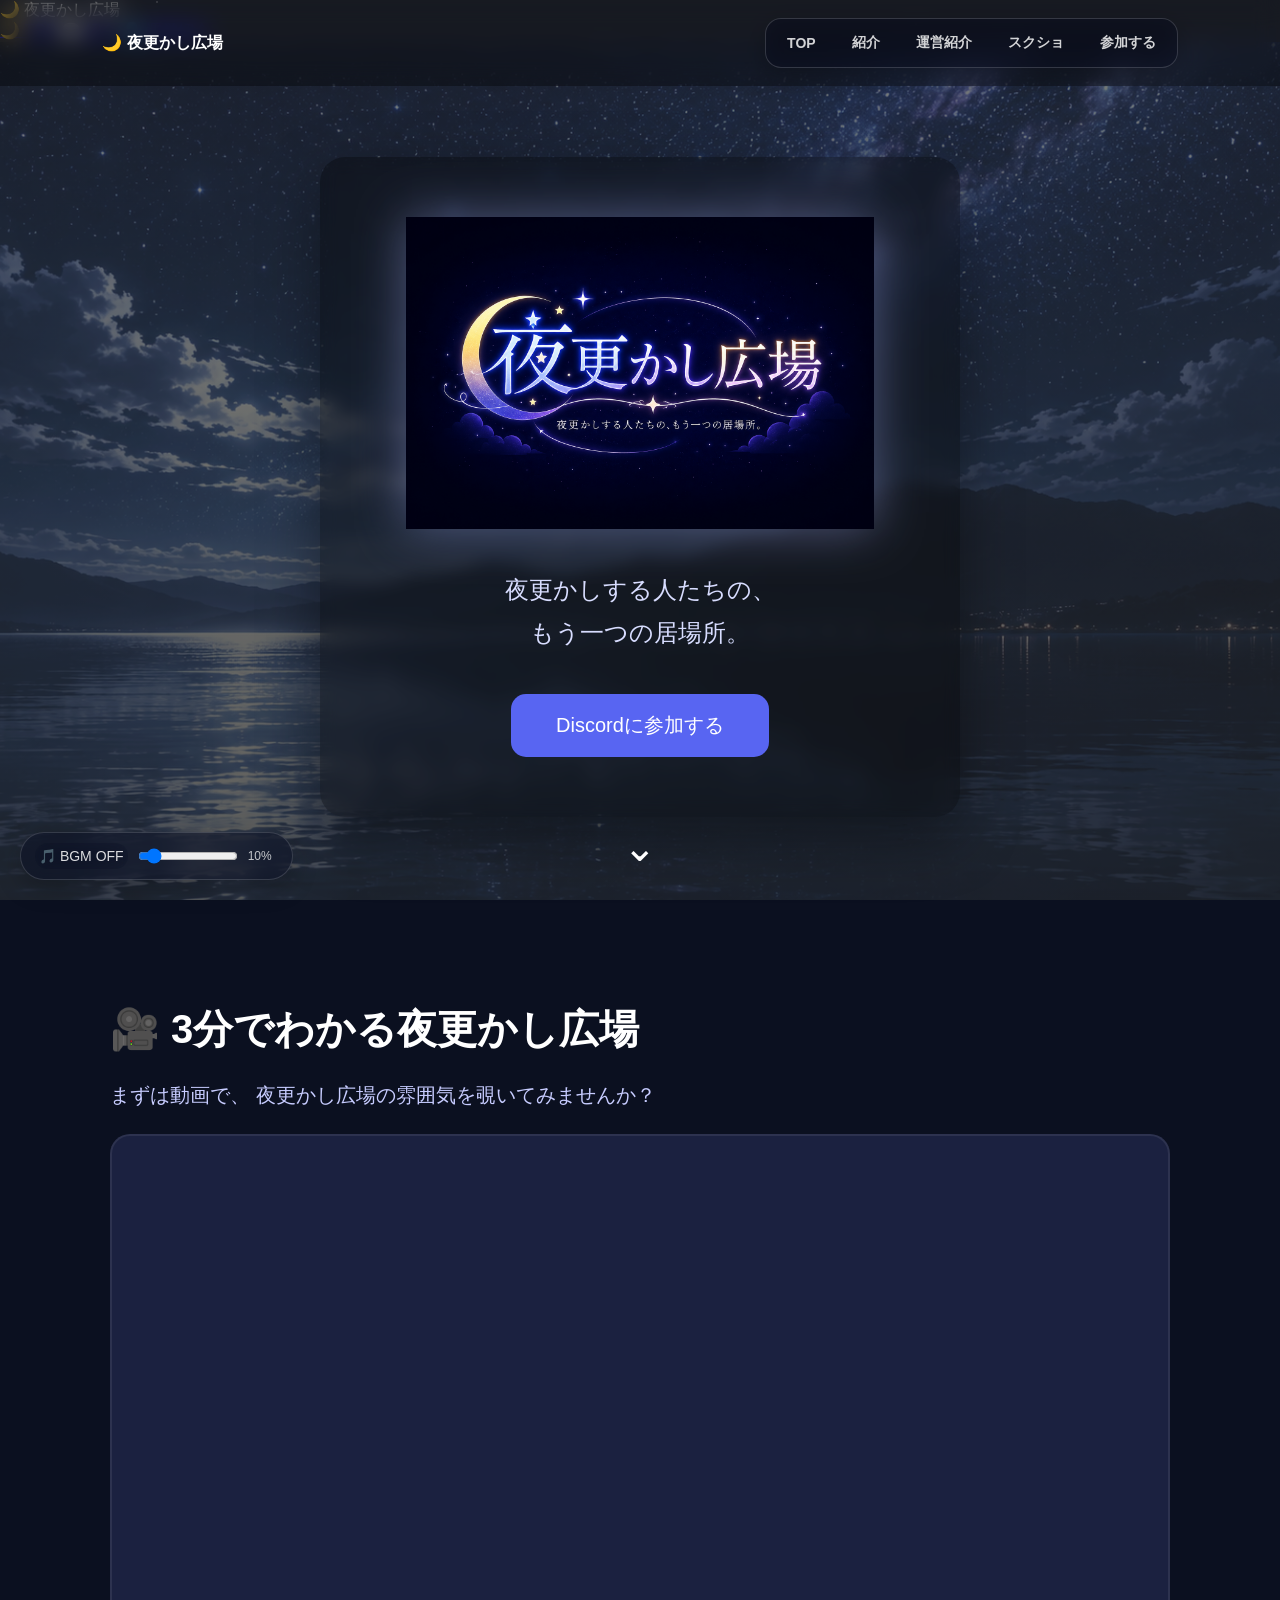
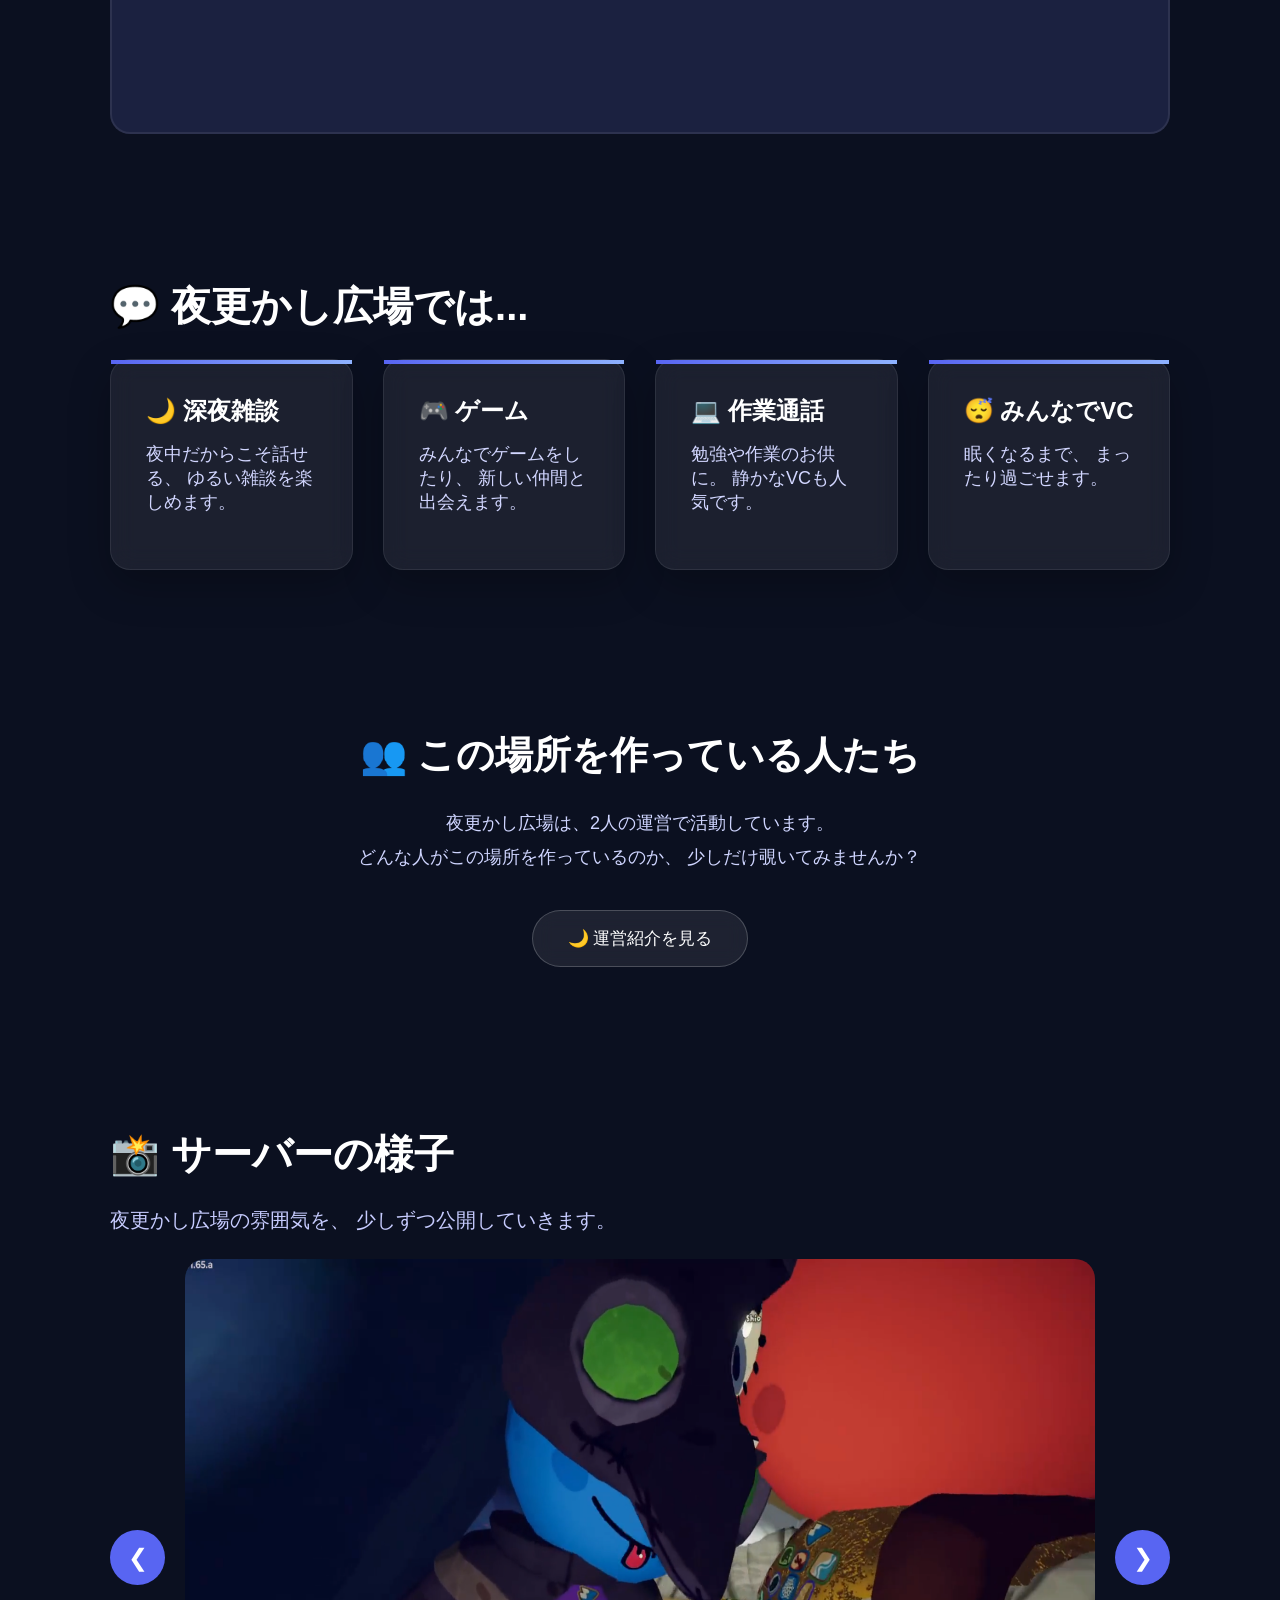
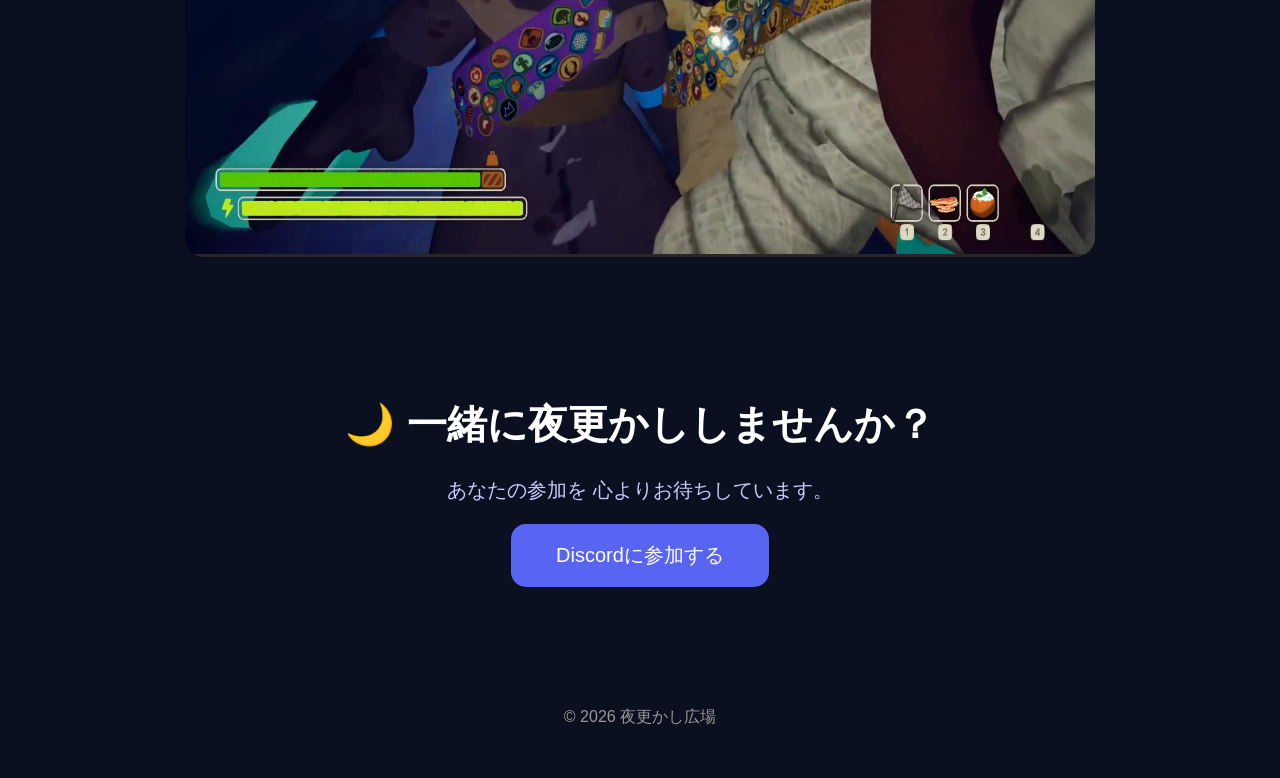
<file: index.html>
<!DOCTYPE html>
<html lang="ja">

<head>

<meta charset="UTF-8">

<meta name="viewport"
content="width=device-width, initial-scale=1.0">

<title>夜更かし広場</title>

<link rel="stylesheet"
href="style.css">

<link rel="manifest" href="manifest.json">

<meta name="theme-color" content="#050816">

<meta
    name="apple-mobile-web-app-capable"
    content="yes">

<meta
    name="apple-mobile-web-app-status-bar-style"
    content="black-translucent">

<meta
    name="apple-mobile-web-app-title"
    content="夜更かし広場">

</head>

<body>
<!-- ==================== -->
<!-- 時間帯背景レイヤー -->
<!-- ==================== -->

<div id="time-overlay"></div>


<!-- ==================== -->
<!-- 流れ星 -->
<!-- ==================== -->

<div id="shooting-stars"></div>

<!-- ==================== -->
<!-- BGM -->
<!-- ==================== -->

<audio
id="bgm"
src="bgm.mp3"
loop>
</audio>

<div id="stars"></div>

<nav class="navbar">

<div class="nav-logo">

<a href="index.html">

🌙 夜更かし広場

</a>

</div>

<div class="nav-links">

<a href="index.html">TOP</a>

<a href="index.html#about">紹介</a>

<a href="members.html">運営紹介</a>

<a href="index.html#gallery">スクショ</a>

<a
href="https://discord.gg/yRgxJqgdkh"
target="_blank">

参加する

</a>

</div>

<button
    class="mobile-nav-button"
    id="mobile-nav-button"
    aria-label="メニューを開く"
    aria-expanded="false">

    ☰

</button>

</nav>
 <div class="mobile-menu-title">

            🌙 夜更かし広場

        </div>


        <nav class="mobile-menu-links">

            <a href="index.html">

                🌙 TOP

            </a>


            <a href="#about">

                💬 紹介

            </a>


            <a href="members.html">

                👤 運営紹介

            </a>

        </nav>

    </div>

</div>

<header class="hero">

<div class="overlay">

<img
src="images/logo.png"
class="logo"
alt="夜更かし広場">

<p>

夜更かしする人たちの、

<br>

もう一つの居場所。

</p>

<a
class="join-button"
href="https://discord.gg/wEc4ZxmVEz"
target="_blank">

Discordに参加する

</a>

</div>

<div class="scroll-down">

⌄

</div>
</header>

<section
id="about"
class="intro reveal">

<h2>🎥 3分でわかる夜更かし広場</h2>

<p>
まずは動画で、
夜更かし広場の雰囲気を覗いてみませんか？
</p>

<div class="video">

<iframe
width="100%"
height="100%"
src="https://www.youtube.com/embed/DjVrPNLemB0?si=hSZZNlBlWncDFGAT"
title="YouTube video player"
frameborder="0"
allow="accelerometer; autoplay; clipboard-write; encrypted-media; gyroscope; picture-in-picture; web-share"
referrerpolicy="strict-origin-when-cross-origin"
allowfullscreen>

</iframe>

</div>

</section>

<section class="features reveal">

<h2>💬 夜更かし広場では...</h2>

<div class="card-grid">

<div class="card">
<h3>🌙 深夜雑談</h3>
<p>
夜中だからこそ話せる、
ゆるい雑談を楽しめます。
</p>
</div>

<div class="card">
<h3>🎮 ゲーム</h3>
<p>
みんなでゲームをしたり、
新しい仲間と出会えます。
</p>
</div>

<div class="card">
<h3>💻 作業通話</h3>
<p>
勉強や作業のお供に。
静かなVCも人気です。
</p>
</div>

<div class="card">
<h3>😴 みんなでVC</h3>
<p>
眠くなるまで、
まったり過ごせます。
</p>
</div>

</div>

</section>

<!-- ==================== -->
<!-- 運営紹介への案内 -->
<!-- ==================== -->

<section class="about-owners reveal" id="about">

<h2>👥 この場所を作っている人たち</h2>

<p>

夜更かし広場は、2人の運営で活動しています。

<br>

どんな人がこの場所を作っているのか、
少しだけ覗いてみませんか？

</p>

<a
href="members.html"
class="owners-button">

🌙 運営紹介を見る

</a>

</section>

<section
id="gallery"
class="gallery reveal">
<h2>📸 サーバーの様子</h2>

<p>

夜更かし広場の雰囲気を、
少しずつ公開していきます。

</p>

<div class="carousel">

<button class="arrow left">

❮

</button>

<div class="carousel-track">

<img src="images/PEAK1.png">

<img src="images/PEAK2.png">

<img src="images/PEAK3.png">

</div>

<button class="arrow right">

❯

</button>

</div>

</section>
<section class="join reveal">

<h2>

🌙 一緒に夜更かししませんか？

</h2>

<p>

あなたの参加を

心よりお待ちしています。

</p>

<a
class="join-button"
href="https://discord.gg/wEc4ZxmVEz"
target="_blank">

Discordに参加する

</a>

</section>

<button id="topButton">

↑

</button>
<footer>

© 2026 夜更かし広場

</footer>

<script src="script.js"></script>

<!-- ==================== -->
<!-- BGMコントロール -->
<!-- ==================== -->

<div class="bgm-control">

<button
id="bgm-toggle"
class="bgm-toggle">

🎵 BGM OFF

</button>

<input
type="range"
id="bgm-volume"
class="bgm-volume"
min="0"
max="1"
step="0.01"
value="0.1">

<span
id="bgm-volume-text"
class="bgm-volume-text">

10%

</span>

</div>
</body>

</html>
</file>
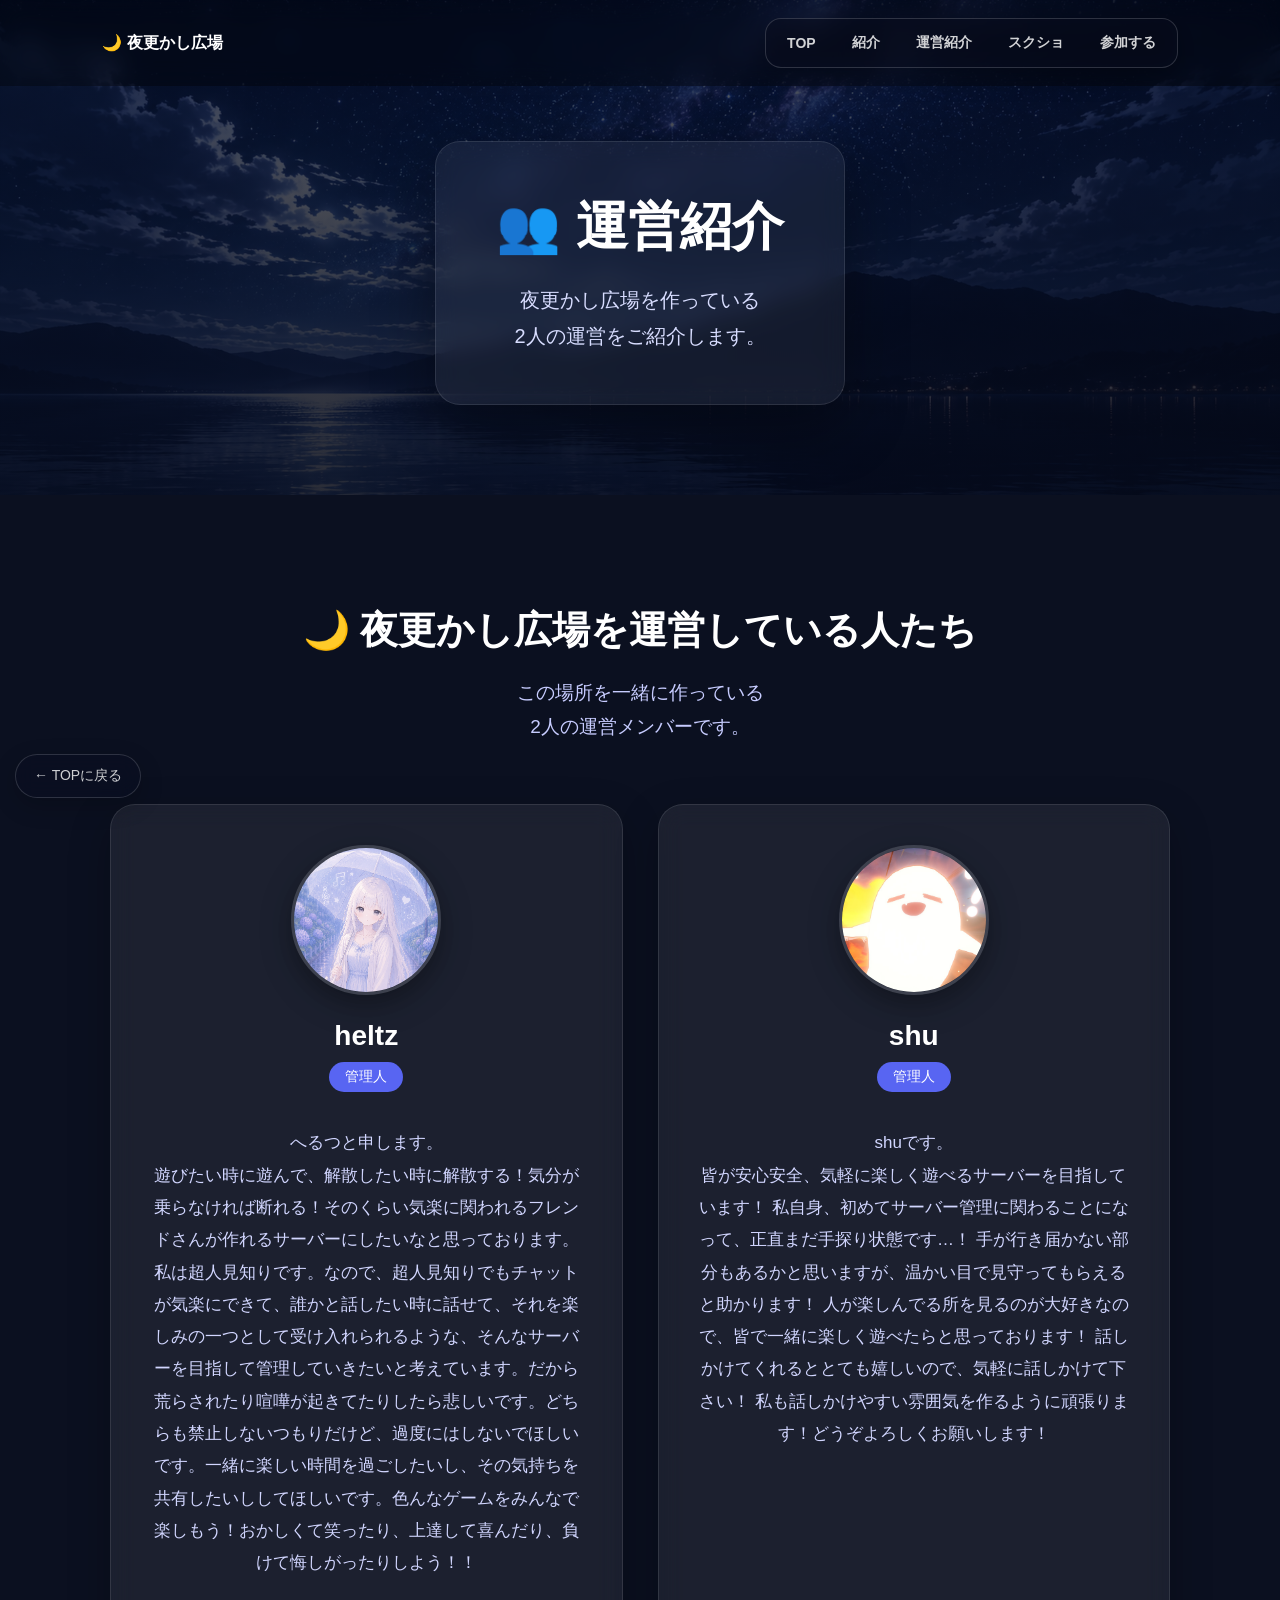
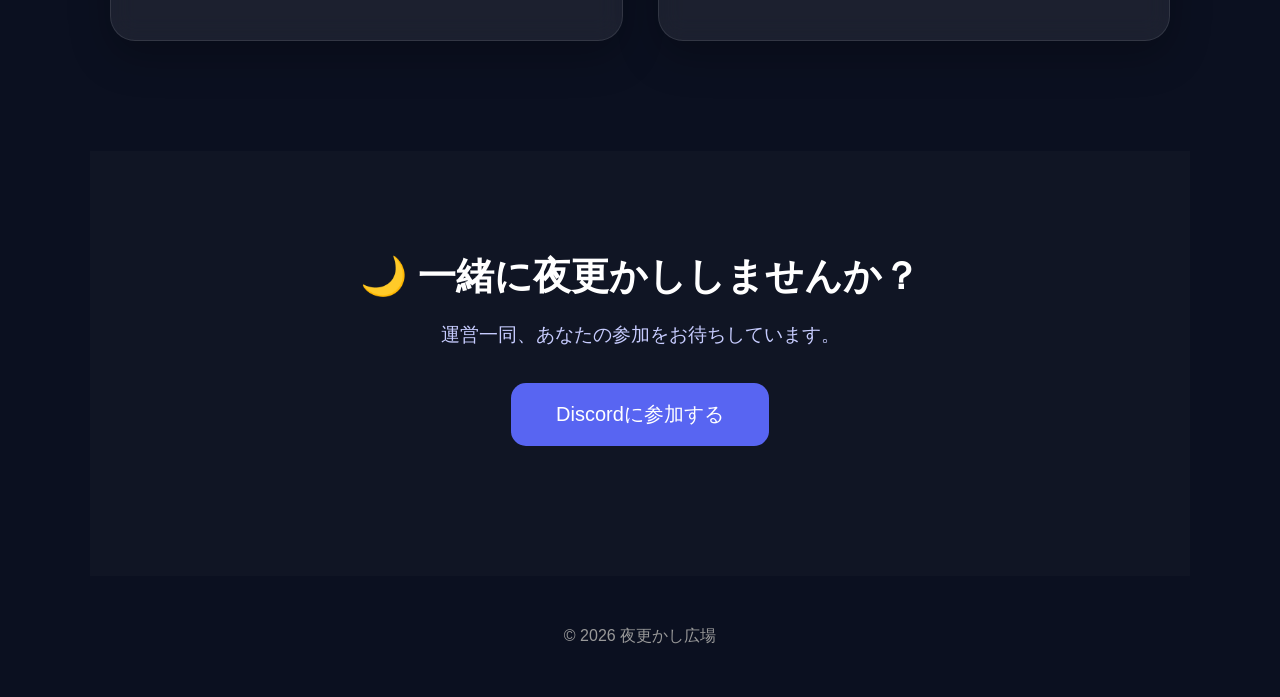
<file: members.html>
<!DOCTYPE html>
<html lang="ja">

<head>

<meta charset="UTF-8">

<meta name="viewport"
content="width=device-width, initial-scale=1.0">

<title>運営紹介｜夜更かし広場</title>

<link rel="stylesheet"
href="style.css">

</head>

<body>

<!-- ==================== -->
<!-- 時間帯背景レイヤー -->
<!-- ==================== -->

<div id="time-overlay"></div>

<!-- ==================== -->
<!-- ナビゲーション -->
<!-- ==================== -->

<nav class="navbar">

<div class="nav-logo">

<a href="index.html">

🌙 夜更かし広場

</a>

</div>

<div class="nav-links">

<a href="index.html">TOP</a>

<a href="index.html#about">紹介</a>

<a href="members.html">運営紹介</a>

<a href="index.html#gallery">スクショ</a>

<a
href="https://discord.gg/ここを書き換える"
target="_blank">

参加する

</a>

</div>

<button
    class="mobile-nav-button"
    id="mobile-nav-button"
    aria-label="メニューを開く"
    aria-expanded="false">

    ☰

</button>

</nav>


<!-- ==================== -->
<!-- ヘッダー -->
<!-- ==================== -->

<header class="subpage-hero">

<div class="subpage-content">

<h1>👥 運営紹介</h1>

<p>

夜更かし広場を作っている<br>

2人の運営をご紹介します。

</p>

</div>

</header>


<!-- ==================== -->
<!-- 運営紹介 -->
<!-- ==================== -->

<main>

<section class="members-section">

<h2>🌙 夜更かし広場を運営している人たち</h2>

<p class="section-description">

この場所を一緒に作っている<br>
2人の運営メンバーです。

</p>


<div class="member-grid">


<!-- ==================== -->
<!-- 運営① -->
<!-- ==================== -->

<div class="member-card">

<div class="member-image">

<img
src="images/member1.png"
alt="運営メンバー1">

</div>

<h3>heltz</h3>

<span class="member-role">
管理人
</span>

<p>

へるつと申します。<br>
遊びたい時に遊んで、解散したい時に解散する！気分が乗らなければ断れる！そのくらい気楽に関われるフレンドさんが作れるサーバーにしたいなと思っております。私は超人見知りです。なので、超人見知りでもチャットが気楽にできて、誰かと話したい時に話せて、それを楽しみの一つとして受け入れられるような、そんなサーバーを目指して管理していきたいと考えています。だから荒らされたり喧嘩が起きてたりしたら悲しいです。どちらも禁止しないつもりだけど、過度にはしないでほしいです。一緒に楽しい時間を過ごしたいし、その気持ちを共有したいししてほしいです。色んなゲームをみんなで楽しもう！おかしくて笑ったり、上達して喜んだり、負けて悔しがったりしよう！！

</p>

</div>


<!-- ==================== -->
<!-- 運営② -->
<!-- ==================== -->

<div class="member-card">

<div class="member-image">

<img
src="images/member2.png"
alt="運営メンバー2">

</div>

<h3>shu</h3>

<span class="member-role">
管理人
</span>

<p>

shuです。<br>
皆が安心安全、気軽に楽しく遊べるサーバーを目指しています！
私自身、初めてサーバー管理に関わることになって、正直まだ手探り状態です…！
手が行き届かない部分もあるかと思いますが、温かい目で見守ってもらえると助かります！
人が楽しんでる所を見るのが大好きなので、皆で一緒に楽しく遊べたらと思っております！
話しかけてくれるととても嬉しいので、気軽に話しかけて下さい！
私も話しかけやすい雰囲気を作るように頑張ります！どうぞよろしくお願いします！

</p>

</div>


</div>

</section>


<!-- ==================== -->
<!-- 最後の参加セクション -->
<!-- ==================== -->

<section class="member-join">

<h2>

🌙 一緒に夜更かししませんか？

</h2>

<p>

運営一同、あなたの参加をお待ちしています。

</p>

<a
class="join-button"
href="https://discord.gg/ここを書き換える"
target="_blank">

Discordに参加する

</a>

</section>

</main>


<!-- ==================== -->
<!-- フッター -->
<!-- ==================== -->

<footer>

© 2026 夜更かし広場

</footer>

<!-- ==================== -->
<!-- 固定戻るボタン -->
<!-- ==================== -->

<a
href="index.html"
class="back-home-button">

← TOPに戻る

</a>
<script src="script.js"></script>
</body>

</html>
</file>
<file: style.css>
*{
margin:0;
padding:0;
box-sizing:border-box;
}

html{

scroll-behavior:smooth;

}

body{

font-family:
"Yu Gothic UI",
sans-serif;

background:

#0b1020;

color:white;

overflow-x:hidden;

}

/* ---------- */

.hero{

height:100vh;

display:flex;

justify-content:center;

align-items:center;

text-align:center;

background-image:

linear-gradient(

rgba(0,0,0,.55),

rgba(0,0,0,.7)

),

url("images/hero.jpg");

background-size:cover;

background-position:center;

background-attachment:fixed;

}

/* ---------- */

.overlay{

backdrop-filter:blur(8px);

background:

rgba(0,0,0,.35);

padding:60px;

border-radius:25px;

box-shadow:

0 20px 60px rgba(0,0,0,.4);

}

/* ---------- */

h1{

font-size:70px;

margin-bottom:20px;

}

.hero p{

font-size:24px;

line-height:1.8;

color:#d8ddff;

margin-bottom:40px;

}

/* ---------- */

.join-button{

display:inline-block;

padding:

18px 45px;

background:#5865F2;

border-radius:15px;

color:white;

text-decoration:none;

font-size:20px;

transition:.3s;

}

.join-button:hover{

background:#7380ff;

transform:

translateY(-5px);

}

/* ---------- */

section{

max-width:1100px;

margin:auto;

padding:120px 20px;

}

section h2{

font-size:40px;

margin-bottom:20px;

}

section p{

font-size:20px;

color:#c7ccff;

margin-bottom:40px;

}

/* ---------- */

.video{

aspect-ratio:16/9;

border-radius:20px;

background:#1b2140;

border:2px solid

rgba(255,255,255,.08);

}

/* ---------- */

@media(max-width:768px){

h1{

font-size:42px;

}

.hero p{

font-size:18px;

}

.overlay{

padding:35px;

margin:20px;

}

section h2{

font-size:30px;

}

}

/* -------------------- */
/* YouTube */

.video iframe{

width:100%;

height:100%;

border:none;

border-radius:20px;

}

/* -------------------- */
/* スクロール表示 */

.reveal{

opacity:0;

transform:translateY(60px);

transition:1s;

}

.reveal.active{

opacity:1;

transform:translateY(0);

}

/* -------------------- */
/* 星空 */

#stars{

position:fixed;

top:0;

left:0;

width:100%;

height:100%;

pointer-events:none;

overflow:hidden;

z-index:-1;

}

.star{

position:absolute;

width:2px;

height:2px;

background:white;

border-radius:50%;

animation:twinkle linear infinite;

opacity:.6;

}

@keyframes twinkle{

0%{

transform:translateY(0);

opacity:.3;

}

50%{

opacity:1;

}

100%{

transform:translateY(-120px);

opacity:.3;

}

}

/* ---------------- */

.logo{

width:520px;

max-width:90%;

margin-bottom:35px;

filter:drop-shadow(0 0 25px rgba(170,180,255,.4));

}

/* ---------------- */

.card-grid{

display:grid;

grid-template-columns:

repeat(auto-fit,minmax(240px,1fr));

gap:30px;

}

.card{

background:rgba(255,255,255,.07);

backdrop-filter:blur(12px);

padding:35px;

border-radius:20px;

transition:.35s;

border:1px solid rgba(255,255,255,.08);

}

.card:hover{

transform:translateY(-8px);

background:rgba(255,255,255,.11);

}

.card h3{

margin-bottom:15px;

font-size:24px;

}

.card p{

font-size:18px;

color:#d2d6ff;

}

/* ---------------- */

.gallery-grid{

display:grid;

grid-template-columns:

repeat(2,1fr);

gap:25px;

}

.gallery-grid img{

width:100%;

border-radius:20px;

cursor:pointer;

transition:.3s;

}

.gallery-grid img:hover{

transform:scale(1.03);

}

/* ---------------- */

.join{

text-align:center;

}

.join h2{

margin-bottom:25px;

}

footer{

padding:50px;

text-align:center;

color:#999;

}

/* ---------------- */

@media(max-width:768px){

.hero{

background-attachment:scroll;

}

.logo{

width:300px;

}

.gallery-grid{

grid-template-columns:1fr;

}

.card-grid{

grid-template-columns:1fr;

}

.join-button{

display:block;

width:100%;

}

}

.gallery-placeholder{

height:260px;

border:2px dashed rgba(255,255,255,.2);

border-radius:20px;

display:flex;

flex-direction:column;

justify-content:center;

align-items:center;

text-align:center;

background:rgba(255,255,255,.04);

backdrop-filter:blur(8px);

transition:.3s;

}

.gallery-placeholder:hover{

background:rgba(255,255,255,.07);

transform:translateY(-5px);

}

.gallery-placeholder span{

font-size:60px;

margin-bottom:15px;

}

.gallery-placeholder h3{

margin-bottom:10px;

font-size:24px;

}

.gallery-placeholder p{

color:#cfd6ff;

line-height:1.6;

}

/* ---------------- */

.carousel{

display:flex;

align-items:center;

gap:20px;

margin-top:40px;

}

.carousel-track{

overflow-x:auto;

    overflow-y:hidden;

display:flex;

flex:1;

    scroll-behavior:smooth;

    scrollbar-width:none;

    -ms-overflow-style:none;

    scroll-snap-type:
    x mandatory;

}


.carousel-track::-webkit-scrollbar{

    display:none;

}


.carousel-track img{

    flex:
    0 0 100%;

    width:100%;

    min-width:100%;

    scroll-snap-align:start;

    border-radius:20px;

}

.carousel-track img:hover{

transform:scale(1.02);

}

.arrow{

background:#5865F2;

border:none;

width:55px;

height:55px;

border-radius:50%;

font-size:24px;

color:white;

cursor:pointer;

transition:.3s;

}

.arrow:hover{

background:#7480ff;

}

/* ---------------- */

.modal{

position:fixed;

top:0;

left:0;

width:100%;

height:100%;

background:rgba(0,0,0,.85);

display:flex;

justify-content:center;

align-items:center;

z-index:999;

opacity:0;

pointer-events:none;

transition:.3s;

}

.modal.active{

opacity:1;

pointer-events:auto;

}

.modal img{

max-width:90%;

max-height:90%;

border-radius:20px;

}


/* ---------- */

.navbar{

position:fixed;

top:0;

left:0;

width:100%;

display:flex;

justify-content:space-between;

align-items:center;

padding:18px 8%;

background:rgba(0,0,0,.35);

backdrop-filter:blur(12px);

z-index:999;

}

.nav-links{

display:flex;

gap:25px;

}

.nav-links a{

color:white;

text-decoration:none;

transition:.3s;

}

.nav-links a:hover{

color:#8ea4ff;

}

/* ---------- */

.scroll-down{

position:absolute;

bottom:30px;

left:50%;

transform:translateX(-50%);

font-size:40px;

animation:bounce 2s infinite;

}

@keyframes bounce{

0%,100%{

transform:

translate(-50%,0);

}

50%{

transform:

translate(-50%,12px);

}

}

/* ---------- */

#topButton{

position:fixed;

right:25px;

bottom:25px;

width:60px;

height:60px;

border:none;

border-radius:50%;

background:#5865F2;

color:white;

font-size:22px;

cursor:pointer;

display:none;

z-index:999;

box-shadow:0 10px 30px rgba(0,0,0,.4);

}

#topButton:hover{

background:#7480ff;

}

/* ---------- */

.card{

box-shadow:

0 15px 40px rgba(0,0,0,.25);

}

/* ---------- */

.card::before{

content:"";

position:absolute;

top:0;

left:0;

width:100%;

height:4px;

background:

linear-gradient(

90deg,

#5865F2,

#8eb2ff

);

}

/* ---------- */

@media(max-width:768px){

.nav-links{

display:none;

}

}

/* ================================= */
/* Ver.2.0 運営紹介ページ */
/* ================================= */


/* ---------- */
/* サブページのヒーロー */
/* ---------- */

.subpage-hero{

min-height:55vh;

display:flex;

justify-content:center;

align-items:center;

text-align:center;

padding:120px 20px 70px;

background:

linear-gradient(

rgba(5,8,20,.65),

rgba(5,8,20,.85)

),

url("images/hero.jpg");

background-size:cover;

background-position:center;

}

.subpage-content{

background:

rgba(255,255,255,.06);

backdrop-filter:blur(12px);

-webkit-backdrop-filter:blur(12px);

padding:50px 60px;

border-radius:25px;

border:1px solid

rgba(255,255,255,.1);

box-shadow:

0 20px 60px

rgba(0,0,0,.35);

}

.subpage-content h1{

font-size:52px;

margin-bottom:20px;

}

.subpage-content p{

font-size:20px;

line-height:1.8;

color:#d8ddff;

}


/* ---------- */
/* ナビゲーションのロゴ */
/* ---------- */

.nav-logo a{

color:white;

text-decoration:none;

font-weight:bold;

}


/* ---------- */
/* 運営セクション */
/* ---------- */

.members-section{

max-width:1100px;

margin:auto;

padding:110px 20px;

text-align:center;

}

.members-section h2{

font-size:38px;

margin-bottom:20px;

}

.section-description{

font-size:19px;

color:#c7ccff;

line-height:1.8;

margin-bottom:60px;

}


/* ---------- */
/* 運営カード */
/* ---------- */

.member-grid{

display:grid;

grid-template-columns:

repeat(2,1fr);

gap:35px;

}


/* ---------- */
/* 個別カード */
/* ---------- */

.member-card{

position:relative;

background:

rgba(255,255,255,.07);

backdrop-filter:blur(12px);

-webkit-backdrop-filter:blur(12px);

border:1px solid

rgba(255,255,255,.1);

border-radius:25px;

padding:40px 35px;

box-shadow:

0 15px 40px

rgba(0,0,0,.25);

transition:

transform .35s,

background .35s;

}

.member-card:hover{

transform:translateY(-8px);

background:

rgba(255,255,255,.10);

}


/* ---------- */
/* 運営アイコン */
/* ---------- */

.member-image{

width:150px;

height:150px;

margin:0 auto 25px;

border-radius:50%;

overflow:hidden;

border:3px solid

rgba(255,255,255,.15);

box-shadow:

0 10px 30px

rgba(0,0,0,.35);

}

.member-image img{

width:100%;

height:100%;

object-fit:cover;

}


/* ---------- */
/* 名前 */
/* ---------- */

.member-card h3{

font-size:28px;

margin-bottom:10px;

}


/* ---------- */
/* 役職 */
/* ---------- */

.member-role{

display:inline-block;

padding:6px 16px;

border-radius:30px;

background:#5865F2;

font-size:14px;

margin-bottom:25px;

}


/* ---------- */
/* 自己紹介 */
/* ---------- */

.member-card p{

font-size:17px;

line-height:1.9;

color:#d2d6ff;

}


/* ---------- */
/* 参加セクション */
/* ---------- */

.member-join{

text-align:center;

padding:100px 20px 130px;

background:

rgba(255,255,255,.02);

}

.member-join h2{

font-size:38px;

margin-bottom:20px;

}

.member-join p{

font-size:19px;

color:#c7ccff;

margin-bottom:35px;

}


/* ---------- */
/* スマホ */
/* ---------- */

@media(max-width:768px){

.subpage-hero{

min-height:60vh;

padding:110px 20px 60px;

}

.subpage-content{

width:100%;

padding:40px 25px;

}

.subpage-content h1{

font-size:38px;

}

.subpage-content p{

font-size:17px;

}

.members-section{

padding:80px 20px;

}

.members-section h2{

font-size:30px;

}

.member-grid{

grid-template-columns:1fr;

}

.member-card{

padding:35px 25px;

}

.member-join{

padding:80px 20px 100px;

}

.member-join h2{

font-size:30px;

}

}

/* ================================= */
/* 運営紹介への案内 */
/* ================================= */

.about-owners{

max-width:900px;

margin:0 auto;

padding:100px 30px;

text-align:center;

}

.about-owners h2{

font-size:38px;

margin-bottom:25px;

}

.about-owners p{

font-size:18px;

line-height:1.9;

color:#cfd5ff;

margin-bottom:35px;

}


/* ---------- */
/* 運営紹介ボタン */
/* ---------- */

.owners-button{

display:inline-block;

padding:16px 35px;

border-radius:50px;

background:

rgba(255,255,255,.08);

border:1px solid

rgba(255,255,255,.2);

color:white;

text-decoration:none;

font-size:17px;

transition:

transform .3s,

background .3s,

box-shadow .3s;

backdrop-filter:blur(10px);

-webkit-backdrop-filter:blur(10px);

}

.owners-button:hover{

transform:translateY(-5px);

background:

rgba(88,101,242,.8);

box-shadow:

0 10px 30px

rgba(88,101,242,.3);

}


/* ---------- */
/* スマホ */
/* ---------- */

@media(max-width:768px){

.about-owners{

padding:80px 20px;

}

.about-owners h2{

font-size:30px;

}

.about-owners p{

font-size:16px;

}

.owners-button{

width:100%;

max-width:320px;

}

}

/* ================================= */
/* 画面左中央に固定する戻るボタン */
/* ================================= */

.back-home-button{

position:fixed;

left:15px;

bottom:80px;

transform:translateY(-50%);

z-index:1000;

padding:12px 18px;

border-radius:30px;

background:rgba(10,15,35,.45);

border:1px solid
rgba(255,255,255,.15);

backdrop-filter:blur(10px);

-webkit-backdrop-filter:blur(10px);

color:rgba(255,255,255,.8);

text-decoration:none;

font-size:14px;

box-shadow:
0 8px 25px
rgba(0,0,0,.2);

transition:

background .3s,

color .3s,

transform .3s;

}

.back-home-button:hover{

background:rgba(88,101,242,.75);

color:white;

transform:
translateY(-50%)
translateX(4px);

}


/* ================================= */
/* スマホ */
/* ================================= */

@media(max-width:768px){

.back-home-button{

left:10px;

padding:10px 14px;

font-size:13px;

background:rgba(10,15,35,.55);

}

}

/* ================================= */
/* Ver.2.0 流れ星 */
/* ================================= */

#shooting-stars{

position:fixed;

top:0;

left:0;

width:100%;

height:100%;

pointer-events:none;

overflow:hidden;

z-index:5;

}


/* ---------- */
/* 流れ星本体 */
/* ---------- */

.shooting-star{

position:absolute;

width:4px;

height:4px;

border-radius:50%;

background:white;

box-shadow:

0 0 6px white,

0 0 14px rgba(180,200,255,.9),

0 0 25px rgba(140,170,255,.6);


}


/* ---------- */
/* 流れ星の尾 */
/* ---------- */

.shooting-star::after{

content:"";

position:absolute;

right:2px;

top:50%;

width:120px;

height:2px;

transform:

translateY(-50%);

background:

linear-gradient(

to left,

rgba(255,255,255,.8),

rgba(180,200,255,.4),

transparent

);

}


/* ---------- */
/* アニメーション */
/* ---------- */

.shooting-star{

animation:

shootingStar 1.2s

linear forwards;

}


@keyframes shootingStar{

0%{

opacity:0;

transform:

translate(0,0)

rotate(145deg)

scale(.8);

}

10%{

opacity:1;

}

100%{

opacity:0;

transform:

translate(-350px,350px)

rotate(145deg)

scale(1);

}

}

/* ================================= */
/* Ver.2.0 BGMボタン */
/* ================================= */

.bgm-toggle{

position:fixed;

left:20px;

bottom:20px;

z-index:1000;

padding:12px 18px;

border-radius:30px;

background:

rgba(10,15,35,.55);

border:1px solid

rgba(255,255,255,.15);

backdrop-filter:blur(10px);

-webkit-backdrop-filter:blur(10px);

color:rgba(255,255,255,.85);

font-size:14px;

cursor:pointer;

box-shadow:

0 8px 25px

rgba(0,0,0,.25);

transition:

background .3s,

transform .3s,

color .3s;

}

.bgm-toggle:hover{

background:

rgba(88,101,242,.75);

color:white;

transform:

translateY(-3px);

}


/* ---------- */
/* スマホ */
/* ---------- */

@media(max-width:768px){

.bgm-toggle{

left:12px;

bottom:12px;

padding:10px 14px;

font-size:13px;

}

}

/* ================================= */
/* BGMコントロール */
/* ================================= */

.bgm-control{

position:fixed;

left:20px;

bottom:20px;

z-index:1000;

display:flex;

align-items:center;

gap:10px;

padding:10px 14px;

border-radius:30px;

background:

rgba(10,15,35,.55);

border:1px solid

rgba(255,255,255,.15);

backdrop-filter:blur(10px);

-webkit-backdrop-filter:blur(10px);

box-shadow:

0 8px 25px

rgba(0,0,0,.25);

}


/* ---------- */
/* BGMボタン */
/* ---------- */

.bgm-control .bgm-toggle{

position:static;

padding:5px 4px;

border:none;

background:transparent;

box-shadow:none;

}


/* ---------- */
/* スライダー */
/* ---------- */

.bgm-volume{

width:100px;

cursor:pointer;

}


/* ---------- */
/* 音量表示 */
/* ---------- */

.bgm-volume-text{

font-size:12px;

color:

rgba(255,255,255,.75);

min-width:30px;

}


/* ---------- */
/* スマホ */
/* ---------- */

@media(max-width:768px){

.bgm-control{

left:10px;

bottom:10px;

padding:8px 10px;

gap:7px;

}

.bgm-volume{

width:75px;

}

.bgm-volume-text{

font-size:11px;

}

}

/* ================================= */
/* Ver.2.0 時間帯背景 */
/* ================================= */

#time-overlay{

position:fixed;

top:0;
left:0;

width:100%;
height:100%;

pointer-events:none;

z-index:0;

background:rgba(0,0,0,0);

transition:

background 2s ease;

}


/* ================================= */
/* 朝 */
/* ================================= */

body.time-morning #time-overlay{

background:

rgba(255,190,120,.18);

}


/* ================================= */
/* 昼 */
/* ================================= */

body.time-day #time-overlay{

background:

rgba(255,255,220,.10);

}


/* ================================= */
/* 夕方 */
/* ================================= */

body.time-evening #time-overlay{

background:

rgba(255,120,70,.25);

}


/* ================================= */
/* 夜 */
/* ================================= */

body.time-night #time-overlay{

background:

rgba(20,30,90,.05);

}

/* ================================= */
/* カルーセル スマホ調整 */
/* ================================= */

@media(max-width:768px){

    .carousel{

        gap:8px;

        margin-top:30px;

    }


    .carousel-track{

        width:100%;

        gap:15px;

        border-radius:20px;

        touch-action:pan-x;

    }


    .carousel-track img{

        flex:0 0 100%;

        width:100%;

        min-width:100%;

    }


    .arrow{

        display:flex;

        position:absolute;

        z-index:10;

        width:42px;

        height:42px;

        font-size:18px;

        align-items:center;

        justify-content:center;

    }


    .carousel{

        position:relative;

    }


    .arrow.left{

        left:8px;

    }


    .arrow.right{

        right:8px;

    }

}

/* ================================= */
/* Ver.2.0 レイアウト改善 */
/* 縦方向の余白を整理 */
/* ================================= */


/* ------------------------- */
/* セクション全体 */
/* ------------------------- */

section{

    padding-top:60px;

    padding-bottom:60px;

}


/* ------------------------- */
/* ヒーロー */
/* ------------------------- */

.hero{

    min-height:calc(100vh - 70px);

    padding-top:40px;

    padding-bottom:50px;

}


/* ------------------------- */
/* セクション見出し */
/* ------------------------- */

section h2{

    margin-bottom:25px;

}


/* ------------------------- */
/* 説明文 */
/* ------------------------- */

section p{

    margin-top:10px;

    margin-bottom:20px;

}


/* ------------------------- */
/* 活動カード */
/* ------------------------- */

.activities{

    margin-top:20px;

}


/* ------------------------- */
/* 動画 */
/* ------------------------- */

.video{

    margin-top:25px;

    margin-bottom:25px;

}


/* ------------------------- */
/* カルーセル */
/* ------------------------- */

.carousel{

    margin-top:25px;

    margin-bottom:20px;

}


/* ------------------------- */
/* 運営紹介への案内 */
/* ------------------------- */

.about-link{

    margin-top:30px;

    margin-bottom:30px;

}


/* ------------------------- */
/* Discord参加エリア */
/* ------------------------- */

.join{

    padding-top:60px;

    padding-bottom:70px;

}

/* ================================= */
/* スマホ用 レイアウト調整 */
/* ================================= */

@media(max-width:768px){

    section{

        padding-top:40px;

        padding-bottom:40px;

    }


    .hero{

        min-height:calc(100vh - 60px);

        padding-top:25px;

        padding-bottom:35px;

    }


    section h2{

        margin-bottom:18px;

    }


    section p{

        margin-top:8px;

        margin-bottom:15px;

    }


    .activities{

        margin-top:15px;

    }


    .video{

        margin-top:20px;

        margin-bottom:20px;

    }


    .carousel{

        margin-top:20px;

        margin-bottom:15px;

    }


    .about-link{

        margin-top:20px;

        margin-bottom:20px;

    }


    .join{

        padding-top:45px;

        padding-bottom:50px;

    }

}

/* ================================= */
/* 活動カード スマホ2列化 */
/* ================================= */

@media(max-width:768px){

    .activities{

        grid-template-columns:
        repeat(2, 1fr);

        gap:12px;

    }


    .activity-card{

        padding:20px 12px;

        min-height:120px;

    }


    .activity-card h3{

        font-size:16px;

    }


    .activity-card p{

        font-size:12px;

        line-height:1.6;

    }

}

/* ================================= */
/* Ver.2.0 ナビゲーション改善 */
/* ================================= */


/* ================================ */
/* PCナビゲーション */
/* ================================ */

.nav{

    display:flex;

    align-items:center;

    gap:6px;

    padding:6px;

    border-radius:18px;

    background:
    rgba(10,15,35,.45);

    border:
    1px solid
    rgba(255,255,255,.15);

    backdrop-filter:
    blur(12px);

    -webkit-backdrop-filter:
    blur(12px);

    box-shadow:
    0 8px 25px
    rgba(0,0,0,.20);

}


/* ナビゲーションの各ボタン */

.nav a{

    display:flex;

    align-items:center;

    justify-content:center;

    padding:
    9px 14px;

    border-radius:13px;

    color:
    rgba(255,255,255,.75);

    text-decoration:none;

    font-size:14px;

    font-weight:600;

    transition:
    background .25s ease,
    color .25s ease,
    transform .25s ease;

}


/* マウスを乗せたとき */

.nav a:hover{

    background:
    rgba(255,255,255,.12);

    color:white;

    transform:
    translateY(-1px);

}


/* 現在のページ */

.nav a.active{

    background:
    rgba(255,255,255,.16);

    color:white;

    box-shadow:
    inset 0 0 0 1px
    rgba(255,255,255,.08);

}


/* ================================= */
/* Ver.2.0 ナビゲーション改善 */
/* ================================= */


/* ================================ */
/* PCナビ */
/* ================================ */

.nav-links{

    display:flex;

    align-items:center;

    gap:6px;

    padding:6px;

    border-radius:16px;

    background:
    rgba(10,15,35,.45);

    border:
    1px solid
    rgba(255,255,255,.16);

    backdrop-filter:
    blur(12px);

    -webkit-backdrop-filter:
    blur(12px);

    box-shadow:
    0 8px 25px
    rgba(0,0,0,.25);

}


.nav-links a{

    display:block;

    padding:
    9px 15px;

    border-radius:11px;

    color:
    rgba(255,255,255,.82);

    text-decoration:none;

    font-size:14px;

    font-weight:600;

    transition:
    background .25s ease,
    color .25s ease,
    transform .25s ease;

}


.nav-links a:hover{

    background:
    rgba(255,255,255,.12);

    color:white;

    transform:
    translateY(-1px);

}


/* ================================ */
/* スマホボタン */
/* ================================ */

.mobile-nav-button{

    display:none;

    width:46px;

    height:46px;

    padding:0;

    border-radius:14px;

    border:
    1px solid
    rgba(255,255,255,.18);

    background:
    rgba(10,15,35,.55);

    color:white;

    font-size:23px;

    cursor:pointer;

    backdrop-filter:
    blur(12px);

    -webkit-backdrop-filter:
    blur(12px);

    box-shadow:
    0 8px 25px
    rgba(0,0,0,.25);

}

/* ================================= */
/* スマホナビゲーション */
/* ================================= */

@media(max-width:768px){

    .navbar{

        padding:
        12px 16px;

    }


    .nav-links{

        display:none;

        position:absolute;

        top:70px;

        right:16px;

        width:220px;

        padding:10px;

        flex-direction:column;

        align-items:stretch;

        gap:5px;

        border-radius:18px;

        background:
        rgba(10,15,35,.88);

        border:
        1px solid
        rgba(255,255,255,.16);

        backdrop-filter:
        blur(18px);

        -webkit-backdrop-filter:
        blur(18px);

        box-shadow:
        0 15px 40px
        rgba(0,0,0,.35);

    }


    .nav-links.mobile-open{

        display:flex;

    }


    .nav-links a{

        padding:
        14px 16px;

        font-size:15px;

        border-radius:12px;

    }


    .mobile-nav-button{

        display:flex;

        align-items:center;

        justify-content:center;

    }

}
</file>
